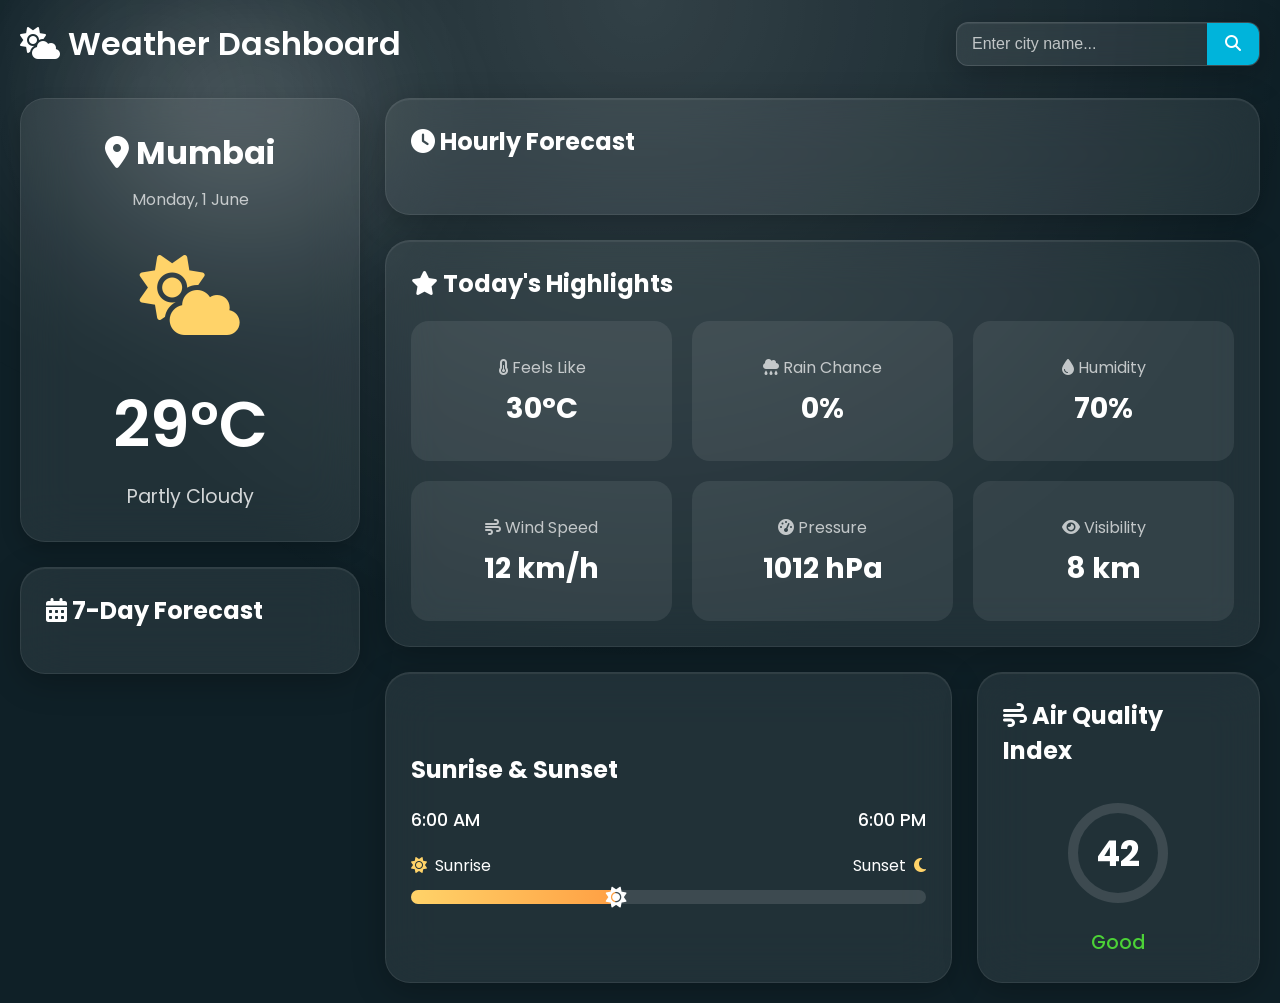
<file: index.html>
<!doctype html>
<html lang="en">
  <head>
    <meta charset="UTF-8" />
    <meta name="viewport" content="width=device-width, initial-scale=1.0" />
    <title>Weather Dashboard</title>
    <link rel="stylesheet" href="style.css" />
    <link
      href="https://fonts.googleapis.com/css2?family=Poppins:wght@300;400;500;600;700&display=swap"
      rel="stylesheet"
    />
    <link
      rel="stylesheet"
      href="https://cdnjs.cloudflare.com/ajax/libs/font-awesome/6.5.1/css/all.min.css"
    />
  </head>
  <body>
    <div class="animated-bg"></div>
    <div class="light-overlay"></div>
    <div class="container">
      <header class="header">
        <h1 class="logo">
          <i class="fa-solid fa-cloud-sun"></i>
          Weather Dashboard
        </h1>
        <div class="search-box">
          <input type="text" placeholder="Enter city name..." id="city-input" />
          <button id="search-btn">
            <i class="fa-solid fa-magnifying-glass"></i>
          </button>
        </div>
      </header>

      <main class="main-content">
        <section class="left-panel">
          <div class="weather-card">
            <h2 class="city-name" id="city-name">
              <i class="fa-solid fa-location-dot"></i>
              Mumbai
            </h2>
            <p class="date" id="current-date">Monday, 1 June</p>
            <div class="weather-icon">
              <i class="fa-solid fa-cloud-sun" id="weather-icon"></i>
            </div>
            <h1 class="temperature" id="temperature">29°C</h1>
            <p class="weather-condition" id="weather-condition">
              Partly Cloudy
            </p>
          </div>

          <div class="weekly-forecast">
            <h2 class="section-title">
              <i class="fa-solid fa-calendar-days"></i>
              7-Day Forecast
            </h2>
            <div class="weekly-container" id="weekly-container"></div>
          </div>
        </section>

        <section class="right-panel">
          <div class="hourly-forecast">
            <h2 class="section-title">
              <i class="fa-solid fa-clock"></i>
              Hourly Forecast
            </h2>
            <div class="forecast-container" id="forecast-container"></div>
          </div>

          <div class="highlights">
            <h2 class="section-title">
              <i class="fa-solid fa-star"></i>
              Today's Highlights
            </h2>
            <div class="highlight-cards">
              <div class="highlight-card">
                <p>
                  <i class="fa-solid fa-temperature-half"></i>
                  Feels Like
                </p>
                <h2 id="feels-like">30°C</h2>
              </div>

              <div class="highlight-card">
                <p>
                  <i class="fa-solid fa-cloud-rain"></i>
                  Rain Chance
                </p>
                <h2 id="precipitation">0%</h2>
              </div>

              <div class="highlight-card">
                <p>
                  <i class="fa-solid fa-droplet"></i>
                  Humidity
                </p>
                <h2 id="humidity">70%</h2>
              </div>

              <div class="highlight-card">
                <p>
                  <i class="fa-solid fa-wind"></i>
                  Wind Speed
                </p>
                <h2 id="wind-speed">12 km/h</h2>
              </div>

              <div class="highlight-card">
                <p>
                  <i class="fa-solid fa-gauge-high"></i>
                  Pressure
                </p>
                <h2 id="pressure">1012 hPa</h2>
              </div>

              <div class="highlight-card">
                <p>
                  <i class="fa-solid fa-eye"></i>
                  Visibility
                </p>
                <h2 id="visibility">8 km</h2>
              </div>
            </div>
          </div>

          <div class="extra-cards">
            <div class="sun-card">
              <h2 class="section-title">Sunrise & Sunset</h2>
              <div class="sun-times">
                <span id="sunrise-time">6:00 AM</span>
                <span id="sunset-time">6:00 PM</span>
              </div>
              <div class="sun-progress-wrapper">
                <div class="sun-labels">
                  <div class="sun-label">
                    <i class="fa-solid fa-sun" id="left-sun-icon"></i
                    ><span id="left-label">Sunrise</span>
                  </div>
                  <div class="sun-label">
                    <span id="right-label">Sunset</span
                    ><i class="fa-solid fa-moon" id="right-sun-icon"></i>
                  </div>
                </div>
                <div class="sun-progress-bar">
                  <div class="sun-progress" id="sun-progress"></div>
                  <i class="fa-solid fa-sun" id="sun-icon"></i>
                </div>
              </div>
            </div>

            <div class="aqi-card">
              <h2 class="section-title">
                <i class="fa-solid fa-wind"></i>
                Air Quality Index
              </h2>
              <div class="aqi-circle">
                <svg class="aqi-svg" width="130" height="130">
                  <circle class="aqi-bg" cx="65" cy="65" r="45"></circle>
                  <circle
                    class="aqi-progress"
                    id="aqi-progress"
                    cx="65"
                    cy="65"
                    r="45"
                  ></circle>
                </svg>
                <div class="aqi-info"><h1 id="aqi-value">42</h1></div>
              </div>
              <p class="aqi-status-text" id="aqi-status">Good</p>
            </div>
          </div>
        </section>
      </main>
    </div>
    <script src="script.js"></script>
  </body>
</html>
</file>
<file: style.css>
/* RESET */
* {
  margin: 0;
  padding: 0;
  box-sizing: border-box;
}
/* BODY */
body {
  font-family: "Poppins", sans-serif;
  background: #0f2027;
  transition:
    background 1.5s ease,
    filter 1.5s ease;
  color: white;
  min-height: 100vh;
  padding: 20px;
}

/* MAIN CONTAINER */
.container {
  width: 100%;
  max-width: 1400px;
  margin: auto;
}

/* HEADER */
.header {
  display: flex;
  justify-content: space-between;
  align-items: center;
  margin-bottom: 30px;
  flex-wrap: wrap;
  gap: 20px;
}

/* LOGO */
.logo {
  font-size: 2rem;
  font-weight: 600;
}

/* SEARCH BOX */
.search-box {
  display: flex;
  align-items: center;
  background: rgba(255, 255, 255, 0.08);
  -webkit-backdrop-filter: blur(25px);
  border: 1px solid rgba(255, 255, 255, 0.12);
  box-shadow:
    0 8px 32px rgba(0, 0, 0, 0.25),
    inset 0 1px 1px rgba(255, 255, 255, 0.08);
  border-radius: 12px;
  overflow: hidden;
  backdrop-filter: blur(10px);
}

.search-box input {
  padding: 12px 15px;
  border: none;
  outline: none;
  background: transparent;
  color: white;
  width: 250px;
  font-size: 1rem;
  flex: 1;
}

.search-box input::placeholder {
  color: rgba(255, 255, 255, 0.7);
}

.search-box button {
  padding: 12px 18px;
  border: none;
  background: #00b4db;
  color: white;
  cursor: pointer;
  font-size: 1rem;
  transition: 0.3s;
}

.search-box button:hover {
  background: #0083b0;
}

/* MAIN CONTENT - BASE LAYOUT STAYS EXACTLY AS YOUR DIAGRAM */
.main-content {
  display: grid;
  grid-template-columns: 340px minmax(0, 1fr);
  gap: 25px;
  width: 100%;
  min-height: calc(100vh - 120px);
  align-items: start;
}

/* LEFT PANEL - CONFIGURING LAYOUT TO CONTROL HEIGHT PROPORTIONS */
.left-panel {
  display: flex;
  flex-direction: column;
  gap: 25px;
}
/* WEATHER CARD */
.weather-card {
  background: rgba(255, 255, 255, 0.08);
  backdrop-filter: blur(25px);
  -webkit-backdrop-filter: blur(25px);
  border: 1px solid rgba(255, 255, 255, 0.12);
  box-shadow:
    0 8px 32px rgba(0, 0, 0, 0.25),
    inset 0 1px 1px rgba(255, 255, 255, 0.08);
  border-radius: 25px;
  padding: 30px;
  text-align: center;
  box-shadow: 0 8px 20px rgba(0, 0, 0, 0.2);
  border: 1px solid rgba(255, 255, 255, 0.08);
}
.city-name {
  font-size: 2rem;
  margin-bottom: 10px;
}
.date {
  color: rgba(255, 255, 255, 0.7);
  margin-bottom: 25px;
}
.weather-icon {
  font-size: 5rem;
  margin-bottom: 20px;
  color: #ffd369;
}
.temperature {
  font-size: 4rem;
  font-weight: 600;
  margin-bottom: 10px;
}
.weather-condition {
  font-size: 1.2rem;
  color: rgba(255, 255, 255, 0.8);
}
/* 7-DAY FORECAST - FILLS REMAINING SPACE AND STOPS PERFECTLY ON THE EDGE LINE */
.weekly-forecast {
  background: rgba(255, 255, 255, 0.08);
  backdrop-filter: blur(25px);
  -webkit-backdrop-filter: blur(25px);
  border: 1px solid rgba(255, 255, 255, 0.12);
  box-shadow:
    0 8px 32px rgba(0, 0, 0, 0.25),
    inset 0 1px 1px rgba(255, 255, 255, 0.08);
  padding: 25px;
  border-radius: 25px;
  border: 1px solid rgba(255, 255, 255, 0.08);
  display: flex;
  flex-direction: column;
  overflow: hidden;
  max-height: 580px;
}
/* SCROLL CONTAINER - RESTRICTS MAX HEIGHT AND ALLOWS VERTICAL SCROLLING */
.weekly-container {
  display: flex;
  flex-direction: column;
  gap: 15px;
  overflow-y: auto;
  overflow-x: hidden;
  flex: 1;
  min-height: 0;
  padding-right: 5px;
}
/* WEEK CARDS */
.week-card {
  display: grid;
  grid-template-columns: 1fr 50px 1fr;
  align-items: center;
  background: rgba(255, 255, 255, 0.08);
  padding: 14px 16px;
  border-radius: 16px;
  flex-shrink: 0;
}
.week-card p {
  justify-self: start;
}
.week-card i {
  justify-self: center;
  font-size: 1.2rem;
  color: #ffd369;
}
.week-card p,
.week-card h3 {
  font-size: 0.95rem;
}
.week-card h3 {
  justify-self: end;
}
/* RIGHT PANEL STRUCTURE */
.right-panel {
  display: flex;
  flex-direction: column;
  gap: 25px;
  min-height: 0;
}
.section-title {
  margin-bottom: 20px;
  font-size: 1.5rem;
}
/* HOURLY FORECAST */
.hourly-forecast {
  background: rgba(255, 255, 255, 0.08);
  backdrop-filter: blur(25px);
  -webkit-backdrop-filter: blur(25px);
  border: 1px solid rgba(255, 255, 255, 0.12);
  box-shadow:
    0 8px 32px rgba(0, 0, 0, 0.25),
    inset 0 1px 1px rgba(255, 255, 255, 0.08);
  padding: 25px;
  border-radius: 25px;
  border: 1px solid rgba(255, 255, 255, 0.08);
  overflow: hidden;
}
.forecast-container {
  display: flex;
  gap: 15px;
  overflow-x: auto;
  overflow-y: hidden;
  width: 100%;
  padding-bottom: 10px;
  scroll-behavior: smooth;
}
.forecast-card {
  min-width: 90px;
  flex-shrink: 0;
  background: rgba(255, 255, 255, 0.08);
  padding: 20px;
  border-radius: 18px;
  text-align: center;
  transition: 0.3s;
  cursor: pointer;
}
.forecast-card:hover {
  transform: translateY(-8px) scale(1.02);
  background: rgba(255, 255, 255, 0.12);
}
.forecast-card i {
  font-size: 2rem;
  margin: 15px 0;
  color: #ffd369;
}
/* TODAY'S HIGHLIGHTS */
.highlights {
  background: rgba(255, 255, 255, 0.08);
  backdrop-filter: blur(25px);
  -webkit-backdrop-filter: blur(25px);
  border: 1px solid rgba(255, 255, 255, 0.12);
  box-shadow:
    0 8px 32px rgba(0, 0, 0, 0.25),
    inset 0 1px 1px rgba(255, 255, 255, 0.08);
  padding: 25px;
  border-radius: 25px;
  border: 1px solid rgba(255, 255, 255, 0.08);
  width: 100%;
}
.highlight-cards {
  display: grid;
  grid-template-columns: repeat(3, 1fr);
  gap: 20px;
  width: 100%;
}
.highlight-card {
  background: rgba(255, 255, 255, 0.08);
  padding: 20px;
  border-radius: 18px;
  min-height: 140px;
  display: flex;
  flex-direction: column;
  justify-content: center;
  align-items: center;
  text-align: center;
}
.highlight-card p {
  margin-bottom: 10px;
  color: rgba(255, 255, 255, 0.7);
}
.highlight-card h2 {
  font-size: 1.8rem;
  line-height: 1.3;
}
/* EXTRA BOTTOM CARDS */
.extra-cards {
  display: grid;
  grid-template-columns: 2fr 1fr;
  gap: 25px;
}
/* SUN CARD */
.sun-card {
  background: rgba(255, 255, 255, 0.08);
  backdrop-filter: blur(25px);
  -webkit-backdrop-filter: blur(25px);
  border: 1px solid rgba(255, 255, 255, 0.12);
  box-shadow:
    0 8px 32px rgba(0, 0, 0, 0.25),
    inset 0 1px 1px rgba(255, 255, 255, 0.08);
  padding: 25px;
  border-radius: 25px;
  border: 1px solid rgba(255, 255, 255, 0.08);
  display: flex;
  flex-direction: column;
  justify-content: center;
}
.sun-times {
  display: flex;
  justify-content: space-between;
  font-size: 1.1rem;
  font-weight: 500;
  margin-bottom: 5px;
}
.sun-progress-wrapper {
  margin-top: 15px;
}
.sun-labels {
  display: flex;
  justify-content: space-between;
  align-items: center;
  margin-bottom: 12px;
}
.sun-label {
  display: flex;
  align-items: center;
  gap: 8px;
}
.sun-label i {
  color: #ffd369;
}
.sun-progress-bar {
  position: relative;
  width: 100%;
  height: 14px;
  background: rgba(255, 255, 255, 0.12);
  border-radius: 20px;
}
.sun-progress {
  height: 100%;
  width: 40%;
  background: linear-gradient(to right, #ffd369, #ff9f43);
  border-radius: 20px;
}
#sun-icon {
  position: absolute;
  top: 50%;
  left: 40%;
  transform: translate(-50%, -50%);
  font-size: 1.3rem;
  color: white;
  z-index: 10;
}
/* AQI CARD */
.aqi-card {
  background: rgba(255, 255, 255, 0.08);
  backdrop-filter: blur(25px);
  -webkit-backdrop-filter: blur(25px);
  border: 1px solid rgba(255, 255, 255, 0.12);
  box-shadow:
    0 8px 32px rgba(0, 0, 0, 0.25),
    inset 0 1px 1px rgba(255, 255, 255, 0.08);
  padding: 25px;
  border-radius: 25px;
  border: 1px solid rgba(255, 255, 255, 0.08);
  display: flex;
  flex-direction: column;
  justify-content: center;
  align-items: center;
}
.aqi-circle {
  position: relative;
  width: 130px;
  height: 130px;
}
.aqi-svg {
  width: 130px;
  height: 130px;
  transform: rotate(-90deg);
}
.aqi-bg {
  fill: none;
  stroke: rgba(255, 255, 255, 0.12);
  stroke-width: 10;
}
.aqi-progress {
  fill: none;
  stroke: #4cd137;
  stroke-width: 10;
  stroke-linecap: round;
  stroke-dasharray: 283;
  stroke-dashoffset: 283;
}
.aqi-info {
  position: absolute;
  top: 50%;
  left: 50%;
  transform: translate(-50%, -50%);
}
.aqi-info h1 {
  font-size: 2.2rem;
}
.aqi-status-text {
  margin-top: 10px;
  font-size: 1.2rem;
  font-weight: 500;
  color: #4cd137;
}
/* UTILITIES */
.weekly-container::-webkit-scrollbar,
.forecast-container::-webkit-scrollbar {
  display: none; /* Keeps scrollbars invisible and clean */
}
.weather-card,
.highlights,
.hourly-forecast,
.weekly-forecast,
.sun-card,
.aqi-card {
  animation: fadeIn 0.5s ease;
}
/* RESPONSIVE DESIGN */
@media (max-width: 1000px) {
  .main-content {
    grid-template-columns: 1fr;
  }
  .highlight-cards {
    grid-template-columns: repeat(2, 1fr);
  }
}
@media (max-width: 600px) {
  .header {
    flex-direction: column;
    align-items: flex-start;
  }
  .search-box {
    width: 100%;
  }
  .search-box input {
    width: 100%;
  }
  .highlight-cards {
    grid-template-columns: 1fr;
  }
  .extra-cards {
    grid-template-columns: 1fr;
  }
}
@keyframes fadeIn {
  from {
    opacity: 0;
    transform: translateY(10px);
  }
  to {
    opacity: 1;
    transform: translateY(0);
  }
}
/* GLOBAL CARD HOVER EFFECT */
.weather-card,
.highlight-card,
.week-card,
.sun-card,
.aqi-card,
.hourly-forecast,
.weekly-forecast {
  transition:
    transform 0.3s ease,
    background 0.3s ease,
    box-shadow 0.3s ease;
  cursor: pointer;
}
.weather-card:hover,
.highlight-card:hover,
.week-card:hover,
.sun-card:hover,
.aqi-card:hover,
.hourly-forecast:hover,
.weekly-forecast:hover {
  transform: translateY(-8px) scale(1.02);
  background: rgba(255, 255, 255, 0.13);
  box-shadow: 0 12px 25px rgba(0, 0, 0, 0.25);
}
.section-title i {
  transition: transform 0.3s ease;
}
.section-title:hover i {
  transform: rotate(-10deg) scale(1.1);
}
.animated-bg {
  position: fixed;
  inset: 0;
  z-index: -3;
  overflow: hidden;
  transition:
    background 2s ease,
    filter 2s ease;
}
.animated-bg::before,
.animated-bg::after {
  content: "";
  position: absolute;
  width: 500px;
  height: 500px;
  border-radius: 50%;
  background: radial-gradient(
    circle,
    rgba(255, 255, 255, 0.12),
    transparent 70%
  );
  filter: blur(60px);
  animation: floatOrb 18s infinite ease-in-out;
}
.animated-bg::before {
  top: -150px;
  left: -100px;
}
.animated-bg::after {
  bottom: -150px;
  right: -100px;
  animation-delay: 8s;
}
@keyframes floatOrb {
  0% {
    transform: translateY(0px);
  }
  50% {
    transform: translateY(-40px);
  }
  100% {
    transform: translateY(0px);
  }
}
body.rainy .animated-bg::before {
  background-image: linear-gradient(transparent, rgba(255, 255, 255, 0.15));
  width: 2px;
  height: 200%;
  animation: rainFall 0.7s linear infinite;
}
@keyframes rainFall {
  from {
    transform: translateY(-100%);
  }
  to {
    transform: translateY(100%);
  }
}
body.storm .animated-bg {
  animation: lightning 6s infinite;
}
@keyframes lightning {
  0%,
  95%,
  100% {
    filter: brightness(1);
  }
  96% {
    filter: brightness(2.2);
  }
  97% {
    filter: brightness(1);
  }
  98% {
    filter: brightness(1.8);
  }
}
.weather-card,
.highlight-card,
.week-card,
.sun-card,
.aqi-card,
.forecast-card {
  transform-style: preserve-3d;
}
body {
  animation: pageFade 1s ease;
}
@keyframes pageFade {
  from {
    opacity: 0;
    transform: scale(1.02);
  }
  to {
    opacity: 1;
    transform: scale(1);
  }
}
/* SUNRISE */
body.sunrise .animated-bg {
  background: linear-gradient(135deg, #ffb56b, #ff7b72, #6c63ff);
}
/* DAY */
body.day .animated-bg {
  background: linear-gradient(135deg, #56ccf2, #2f80ed, #1e3c72);
}
/* SUNSET */
body.sunset .animated-bg {
  background: linear-gradient(135deg, #ff9966, #ff5e62, #3a1c71);
}
/* NIGHT */
body.night .animated-bg {
  background: linear-gradient(135deg, #0b132b, #1c2541, #3a506b);
}
body.sunset .weather-card,
body.sunset .highlight-card,
body.sunset .hourly-forecast,
body.sunset .weekly-forecast,
body.sunset .sun-card,
body.sunset .aqi-card {
  background: rgba(255, 180, 120, 0.1);
}
.light-overlay {
  position: fixed;
  inset: 0;
  z-index: -1;
  pointer-events: none;
  background: radial-gradient(
    circle at top,
    rgba(255, 255, 255, 0.15),
    transparent 60%
  );
}
.animated-bg::after {
  content: "";
  position: absolute;
  inset: 0;
  background: radial-gradient(
    circle at 50% 20%,
    rgba(255, 255, 255, 0.18),
    transparent 45%
  );
  mix-blend-mode: screen;
}
</file>
